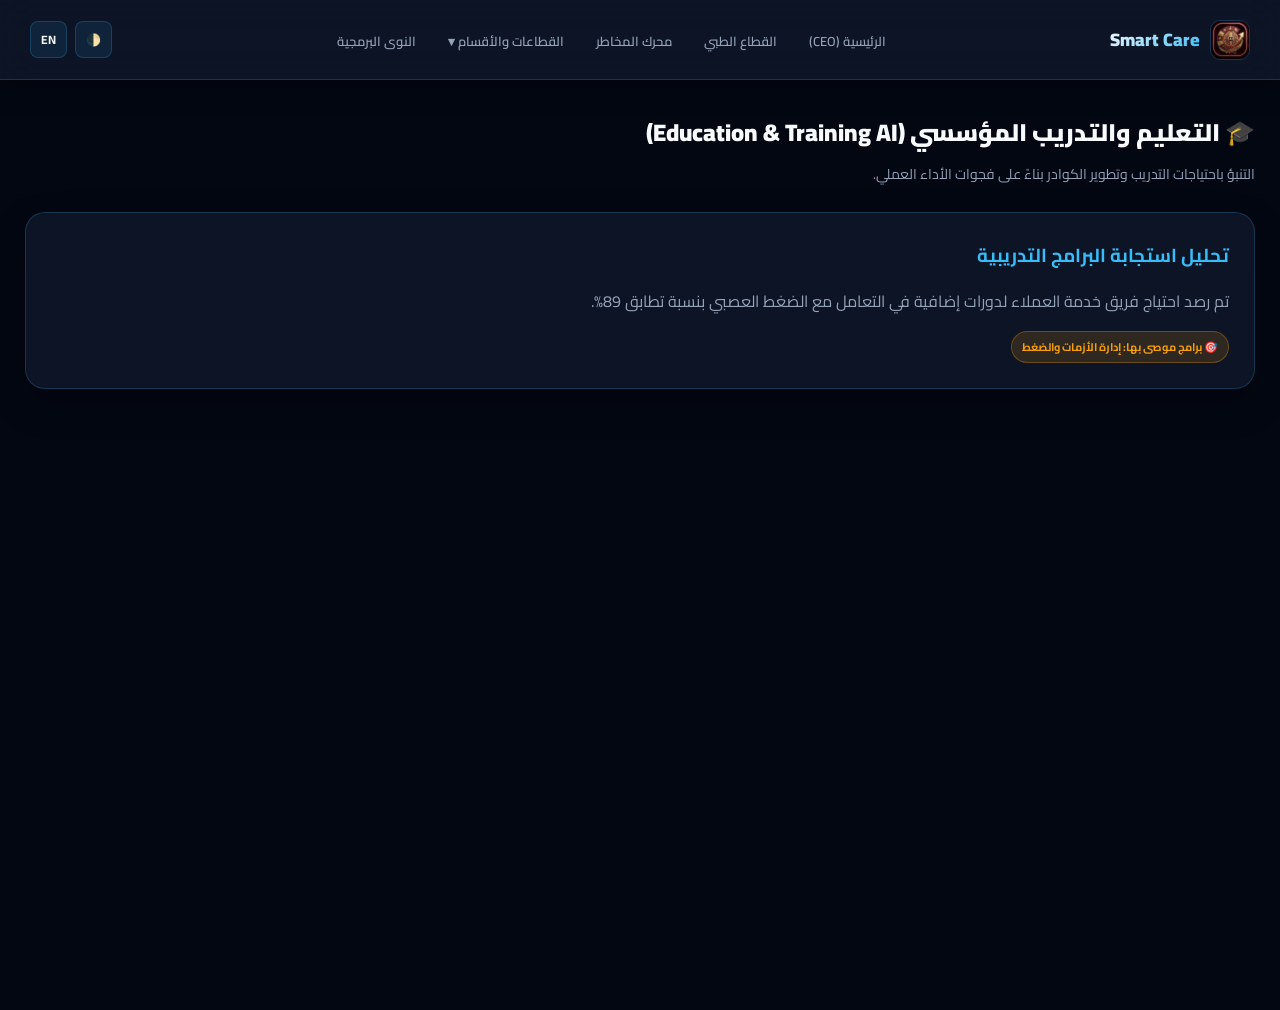
<file: education.html>
<!DOCTYPE html>
<html lang="ar" dir="rtl">
<head>
  <meta charset="UTF-8">
  <meta name="viewport" content="width=device-width, initial-scale=1.0">
  <title>Smart Care | Education & Training AI</title>
  <link rel="icon" type="image/jpeg" href="logo.jpg">
  <link rel="stylesheet" href="style.css">
</head>
<body>
  <div id="navbar-placeholder"></div>

  <div class="page-container animate-fade">
    <div class="section-header">
      <h2 data-ar="🎓 التعليم والتدريب المؤسسي (Education & Training AI)" data-en="🎓 Education & Training Intelligence">🎓 التعليم والتدريب المؤسسي (Education & Training AI)</h2>
      <p data-ar="التنبؤ باحتياجات التدريب وتطوير الكوادر بناءً على فجوات الأداء العملي." data-en="Predicting trainee friction points and customizing training modules based on performance.">التنبؤ باحتياجات التدريب وتطوير الكوادر بناءً على فجوات الأداء العملي.</p>
    </div>

    <div class="glass-card">
      <h3 style="color: var(--accent-cyan); margin-bottom: 15px;" data-ar="تحليل استجابة البرامج التدريبية" data-en="Training Program Analytics">تحليل استجابة البرامج التدريبية</h3>
      <p style="color: var(--text-muted); line-height: 1.7; margin-bottom: 15px;" data-ar="تم رصد احتياج فريق خدمة العملاء لدورات إضافية في التعامل مع الضغط العصبي بنسبة تطابق 89%." data-en="Customer service division flagged with 89% correlation requirement for supplementary stress training.">
        تم رصد احتياج فريق خدمة العملاء لدورات إضافية في التعامل مع الضغط العصبي بنسبة تطابق 89%.
      </p>
      <span class="badge badge-warning" data-ar="🎯 برامج موصى بها: إدارة الأزمات والضغط" data-en="🎯 Recommended: Crisis & Stress Management">🎯 برامج موصى بها: إدارة الأزمات والضغط</span>
    </div>
  </div>

  <script src="script.js"></script>
</body>
</html>
</file>
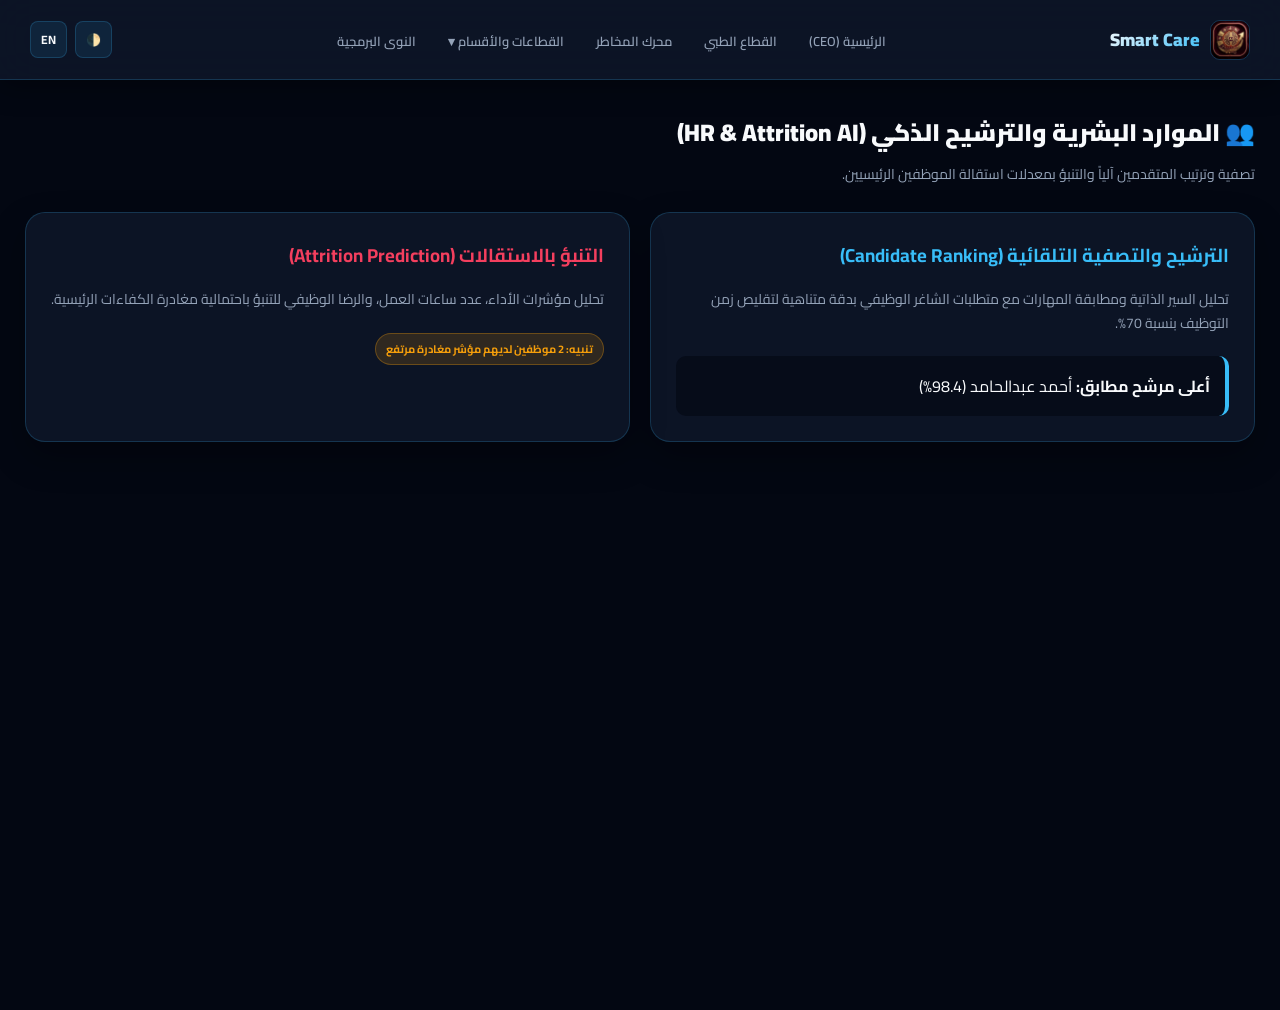
<file: hr.html>
<!DOCTYPE html>
<html lang="ar" dir="rtl">
<head>
  <meta charset="UTF-8">
  <meta name="viewport" content="width=device-width, initial-scale=1.0">
  <title>Smart Care | Human Resources & Attrition</title>
  <link rel="icon" type="image/jpeg" href="logo.jpg">
  <link rel="stylesheet" href="style.css">
</head>
<body>
  <div id="navbar-placeholder"></div>

  <div class="page-container animate-fade">
    <div class="section-header">
      <h2 data-ar="👥 الموارد البشرية والترشيح الذكي (HR & Attrition AI)" data-en="👥 Human Resources & Talent Intelligence">👥 الموارد البشرية والترشيح الذكي (HR & Attrition AI)</h2>
      <p data-ar="تصفية وترتيب المتقدمين آلياً والتنبؤ بمعدلات استقالة الموظفين الرئيسيين." data-en="Automated candidate filtering and machine-learning employee attrition prediction.">تصفية وترتيب المتقدمين آلياً والتنبؤ بمعدلات استقالة الموظفين الرئيسيين.</p>
    </div>

    <div class="grid-2">
      <div class="glass-card">
        <h3 style="margin-bottom: 15px; color: var(--accent-cyan);" data-ar="الترشيح والتصفية التلقائية (Candidate Ranking)" data-en="Automated Candidate Ranking">الترشيح والتصفية التلقائية (Candidate Ranking)</h3>
        <p style="color: var(--text-muted); font-size: 14px; line-height: 1.7; margin-bottom: 20px;" data-ar="تحليل السير الذاتية ومطابقة المهارات مع متطلبات الشاغر الوظيفي بدقة متناهية لتقليص زمن التوظيف بنسبة 70%." data-en="Parsing CVs and matching skill sets with job specifications to reduce hiring time by 70%.">تحليل السير الذاتية ومطابقة المهارات مع متطلبات الشاغر الوظيفي بدقة متناهية لتقليص زمن التوظيف بنسبة 70%.</p>
        <div style="background: rgba(3, 7, 18, 0.6); padding: 15px; border-radius: 10px; border-right: 4px solid var(--accent-cyan);">
          <strong data-ar="أعلى مرشح مطابق:" data-en="Top Matched Candidate:">أعلى مرشح مطابق:</strong> أحمد عبدالحامد (98.4%)
        </div>
      </div>

      <div class="glass-card">
        <h3 style="margin-bottom: 15px; color: var(--accent-rose);" data-ar="التنبؤ بالاستقالات (Attrition Prediction)" data-en="Attrition Risk Prediction">التنبؤ بالاستقالات (Attrition Prediction)</h3>
        <p style="color: var(--text-muted); font-size: 14px; line-height: 1.7; margin-bottom: 20px;" data-ar="تحليل مؤشرات الأداء، عدد ساعات العمل، والرضا الوظيفي للتنبؤ باحتمالية مغادرة الكفاءات الرئيسية." data-en="Analyzing performance, work hours, and engagement indices to forecast key personnel departure risk.">تحليل مؤشرات الأداء، عدد ساعات العمل، والرضا الوظيفي للتنبؤ باحتمالية مغادرة الكفاءات الرئيسية.</p>
        <span class="badge badge-warning" data-ar="تنبيه: 2 موظفين لديهم مؤشر مغادرة مرتفع" data-en="Warning: 2 employees exhibit high flight risk">تنبيه: 2 موظفين لديهم مؤشر مغادرة مرتفع</span>
      </div>
    </div>
  </div>

  <script src="script.js"></script>
</body>
</html>
</file>
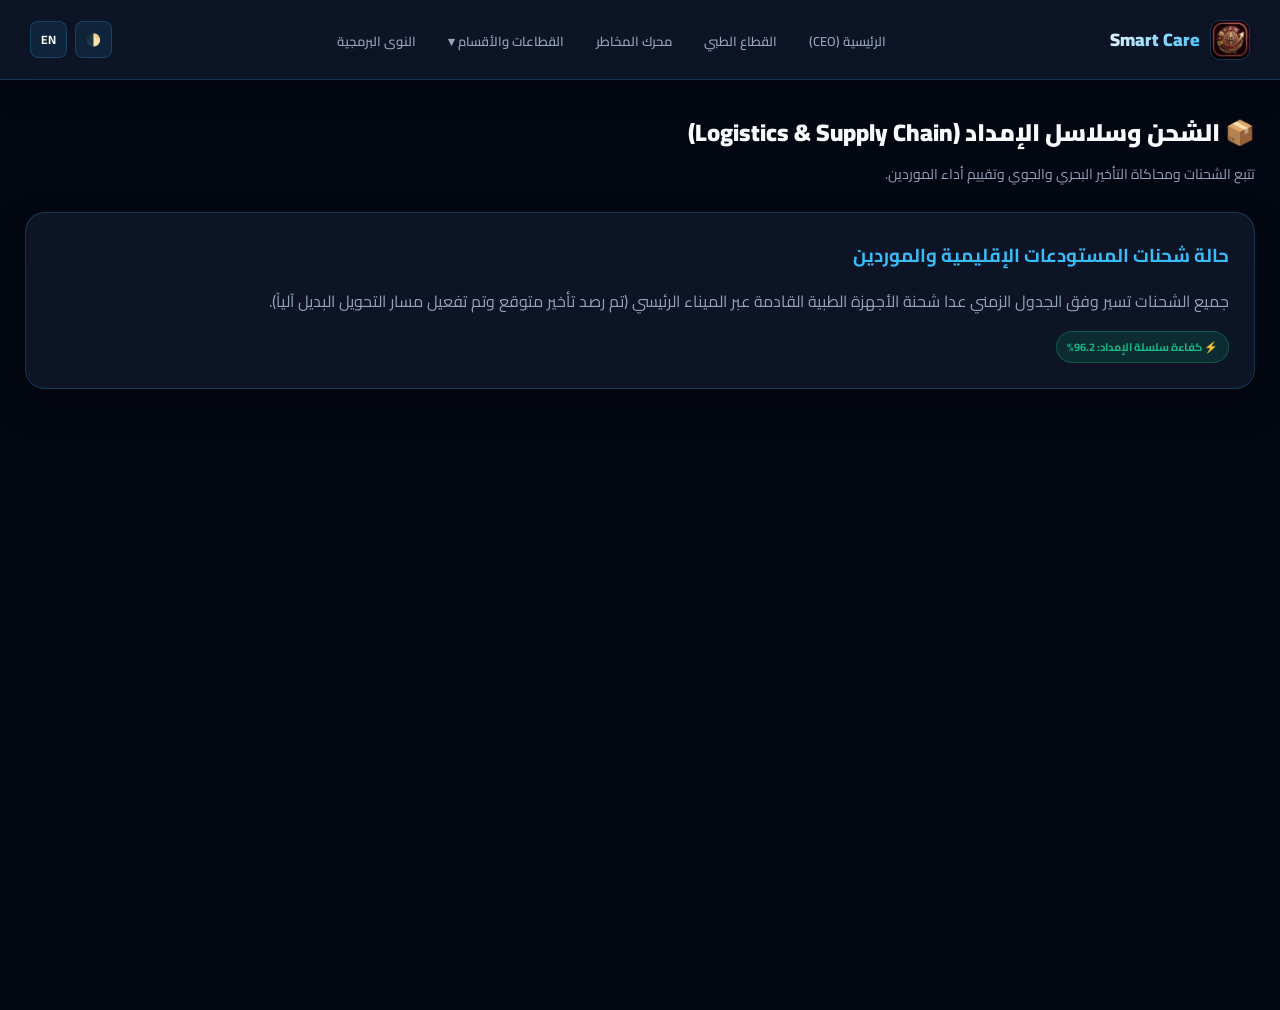
<file: logistics.html>
<!DOCTYPE html>
<html lang="ar" dir="rtl">
<head>
  <meta charset="UTF-8">
  <meta name="viewport" content="width=device-width, initial-scale=1.0">
  <title>Smart Care | Logistics & Supply Chain</title>
  <link rel="icon" type="image/jpeg" href="logo.jpg">
  <link rel="stylesheet" href="style.css">
</head>
<body>
  <div id="navbar-placeholder"></div>

  <div class="page-container animate-fade">
    <div class="section-header">
      <h2 data-ar="📦 الشحن وسلاسل الإمداد (Logistics & Supply Chain)" data-en="📦 Logistics & Supply Chain Simulation">📦 الشحن وسلاسل الإمداد (Logistics & Supply Chain)</h2>
      <p data-ar="تتبع الشحنات ومحاكاة التأخير البحري والجوي وتقييم أداء الموردين." data-en="Tracking shipments, vendor reliability, and delay simulation models.">تتبع الشحنات ومحاكاة التأخير البحري والجوي وتقييم أداء الموردين.</p>
    </div>

    <div class="glass-card">
      <h3 style="color: var(--accent-cyan); margin-bottom: 15px;" data-ar="حالة شحنات المستودعات الإقليمية والموردين" data-en="Regional Warehouse Shipment Status">حالة شحنات المستودعات الإقليمية والموردين</h3>
      <p style="color: var(--text-muted); line-height: 1.7; margin-bottom: 15px;" data-ar="جميع الشحنات تسير وفق الجدول الزمني عدا شحنة الأجهزة الطبية القادمة عبر الميناء الرئيسي (تم رصد تأخير متوقع وتم تفعيل مسار التحويل البديل آلياً)." data-en="All active shipments on schedule except primary medical device container (auto-rerouted due to port delay).">
        جميع الشحنات تسير وفق الجدول الزمني عدا شحنة الأجهزة الطبية القادمة عبر الميناء الرئيسي (تم رصد تأخير متوقع وتم تفعيل مسار التحويل البديل آلياً).
      </p>
      <span class="badge badge-success" data-ar="⚡ كفاءة سلسلة الإمداد: 96.2%" data-en="⚡ Supply Chain Efficiency: 96.2%">⚡ كفاءة سلسلة الإمداد: 96.2%</span>
    </div>
  </div>

  <script src="script.js"></script>
</body>
</html>
</file>
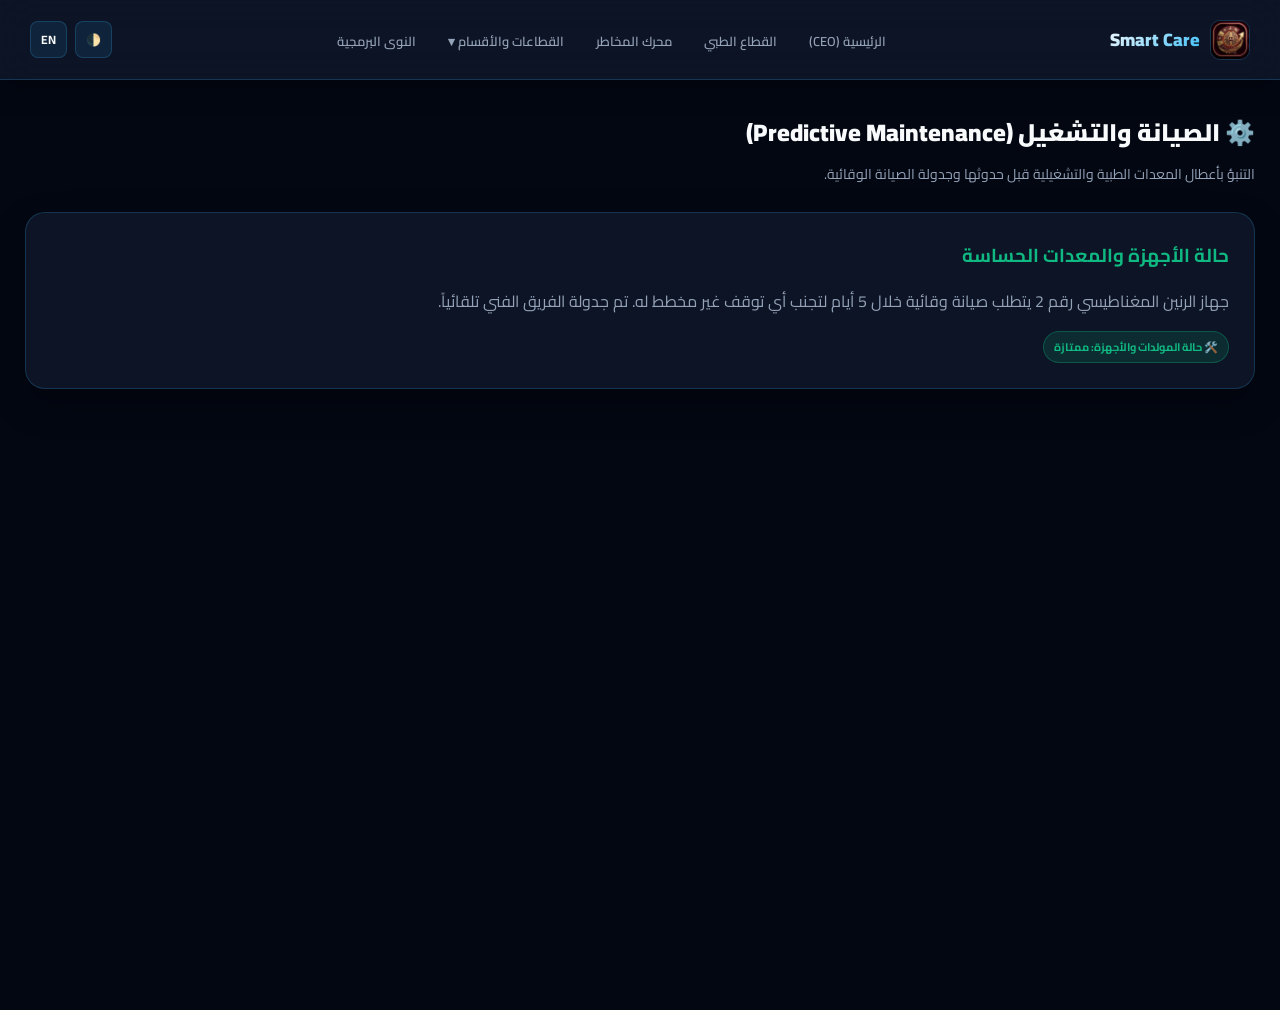
<file: maintenance.html>
<!DOCTYPE html>
<html lang="ar" dir="rtl">
<head>
  <meta charset="UTF-8">
  <meta name="viewport" content="width=device-width, initial-scale=1.0">
  <title>Smart Care | Predictive Maintenance</title>
  <link rel="icon" type="image/jpeg" href="logo.jpg">
  <link rel="stylesheet" href="style.css">
</head>
<body>
  <div id="navbar-placeholder"></div>

  <div class="page-container animate-fade">
    <div class="section-header">
      <h2 data-ar="⚙️ الصيانة والتشغيل (Predictive Maintenance)" data-en="⚙️ Predictive Maintenance & Operations">⚙️ الصيانة والتشغيل (Predictive Maintenance)</h2>
      <p data-ar="التنبؤ بأعطال المعدات الطبية والتشغيلية قبل حدوثها وجدولة الصيانة الوقائية." data-en="Forecasting equipment failure before occurrence and scheduling preventative maintenance.">التنبؤ بأعطال المعدات الطبية والتشغيلية قبل حدوثها وجدولة الصيانة الوقائية.</p>
    </div>

    <div class="glass-card">
      <h3 style="color: var(--accent-emerald); margin-bottom: 15px;" data-ar="حالة الأجهزة والمعدات الحساسة" data-en="Sensitive Equipment Health Status">حالة الأجهزة والمعدات الحساسة</h3>
      <p style="color: var(--text-muted); line-height: 1.7; margin-bottom: 15px;" data-ar="جهاز الرنين المغناطيسي رقم 2 يتطلب صيانة وقائية خلال 5 أيام لتجنب أي توقف غير مخطط له. تم جدولة الفريق الفني تلقائياً." data-en="MRI scanner unit #2 requires preventative calibration within 5 days. Technical team scheduled automatically.">
        جهاز الرنين المغناطيسي رقم 2 يتطلب صيانة وقائية خلال 5 أيام لتجنب أي توقف غير مخطط له. تم جدولة الفريق الفني تلقائياً.
      </p>
      <span class="badge badge-success" data-ar="🛠️ حالة المولدات والأجهزة: ممتازة" data-en="🛠️ Equipment Status: Optimal">🛠️ حالة المولدات والأجهزة: ممتازة</span>
    </div>
  </div>

  <script src="script.js"></script>
</body>
</html>
</file>
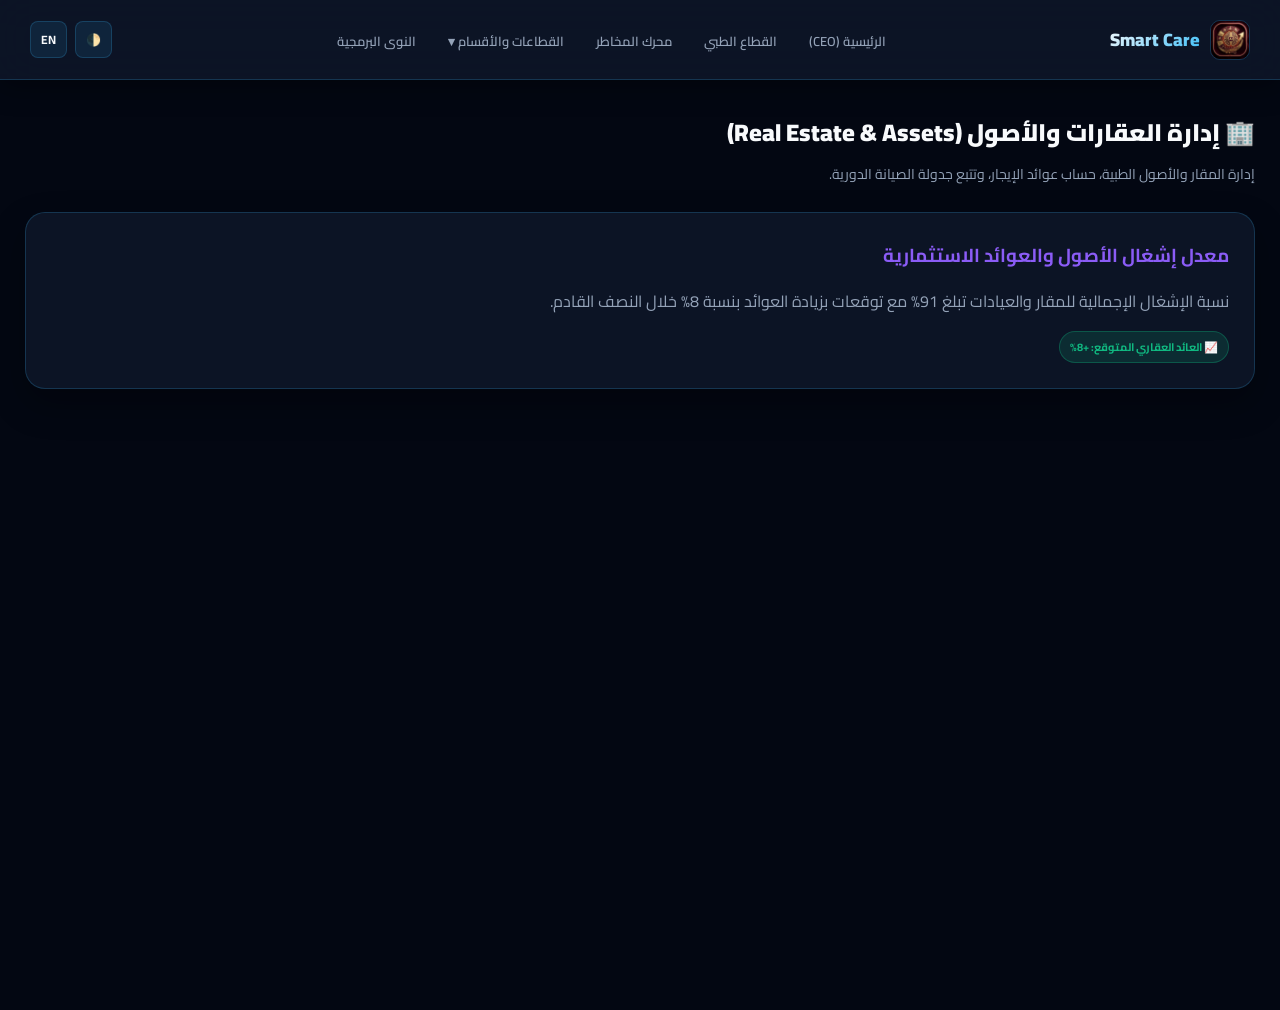
<file: real-estate.html>
<!DOCTYPE html>
<html lang="ar" dir="rtl">
<head>
  <meta charset="UTF-8">
  <meta name="viewport" content="width=device-width, initial-scale=1.0">
  <title>Smart Care | Real Estate & Assets</title>
  <link rel="icon" type="image/jpeg" href="logo.jpg">
  <link rel="stylesheet" href="style.css">
</head>
<body>
  <div id="navbar-placeholder"></div>

  <div class="page-container animate-fade">
    <div class="section-header">
      <h2 data-ar="🏢 إدارة العقارات والأصول (Real Estate & Assets)" data-en="🏢 Real Estate & Asset Management">🏢 إدارة العقارات والأصول (Real Estate & Assets)</h2>
      <p data-ar="إدارة المقار والأصول الطبية، حساب عوائد الإيجار، وتتبع جدولة الصيانة الدورية." data-en="Managing clinical properties, rental yields, and asset lifecycle maintenance.">إدارة المقار والأصول الطبية، حساب عوائد الإيجار، وتتبع جدولة الصيانة الدورية.</p>
    </div>

    <div class="glass-card">
      <h3 style="color: var(--accent-purple); margin-bottom: 15px;" data-ar="معدل إشغال الأصول والعوائد الاستثمارية" data-en="Asset & Property Occupancy Index">معدل إشغال الأصول والعوائد الاستثمارية</h3>
      <p style="color: var(--text-muted); line-height: 1.7; margin-bottom: 15px;" data-ar="نسبة الإشغال الإجمالية للمقار والعيادات تبلغ 91% مع توقعات بزيادة العوائد بنسبة 8% خلال النصف القادم." data-en="Aggregate occupancy rate stands at 91% with forecasted yield growth of 8% next fiscal half.">
        نسبة الإشغال الإجمالية للمقار والعيادات تبلغ 91% مع توقعات بزيادة العوائد بنسبة 8% خلال النصف القادم.
      </p>
      <span class="badge badge-success" data-ar="📈 العائد العقاري المتوقع: +8%" data-en="📈 Projected Yield Growth: +8%">📈 العائد العقاري المتوقع: +8%</span>
    </div>
  </div>

  <script src="script.js"></script>
</body>
</html>
</file>
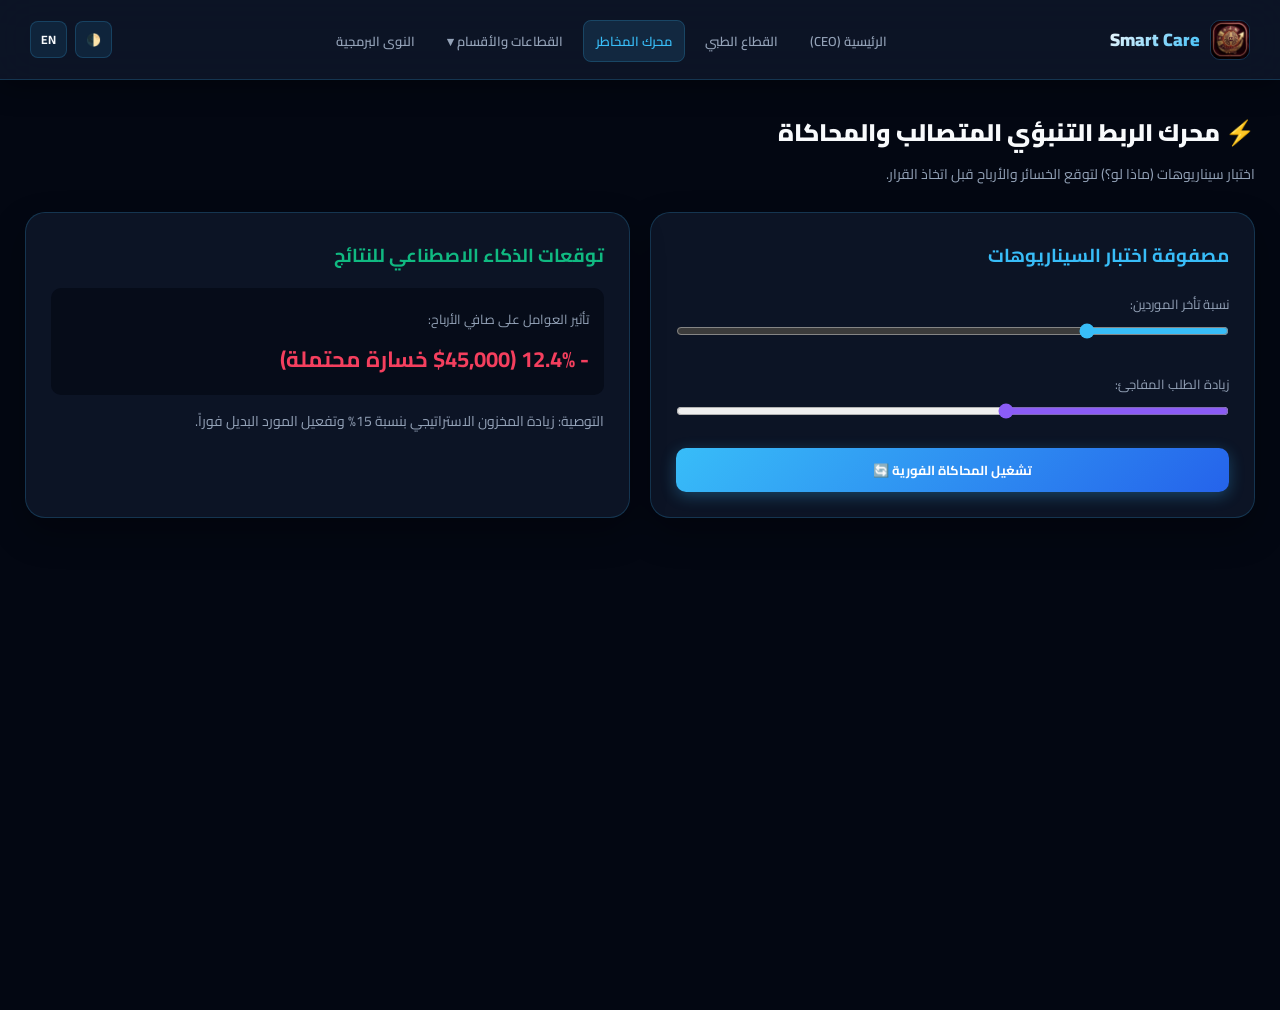
<file: risk-engine.html>
<!DOCTYPE html>
<html lang="ar" dir="rtl">
<head>
  <meta charset="UTF-8">
  <meta name="viewport" content="width=device-width, initial-scale=1.0">
  <title>Smart Care | Risk Engine & Simulation</title>
  <link rel="icon" type="image/jpeg" href="logo.jpg">
  <link rel="stylesheet" href="style.css">
</head>
<body>
  <div id="navbar-placeholder"></div>

  <div class="page-container animate-fade">
    <div class="section-header">
      <h2 data-ar="⚡ محرك الربط التنبؤي المتصالب والمحاكاة" data-en="⚡ Cross-Department Risk Engine">⚡ محرك الربط التنبؤي المتصالب والمحاكاة</h2>
      <p data-ar="اختبار سيناريوهات (ماذا لو؟) لتوقع الخسائر والأرباح قبل اتخاذ القرار." data-en="What-if simulation matrix to predict outcomes and mitigate financial losses.">اختبار سيناريوهات (ماذا لو؟) لتوقع الخسائر والأرباح قبل اتخاذ القرار.</p>
    </div>

    <div class="grid-2">
      <div class="glass-card">
        <h3 style="margin-bottom: 15px; color: var(--accent-cyan);" data-ar="مصفوفة اختبار السيناريوهات" data-en="Scenario Test Matrix">مصفوفة اختبار السيناريوهات</h3>
        <div style="margin-bottom: 20px;">
          <label style="font-size: 13px; color: var(--text-muted);" data-ar="نسبة تأخر الموردين:" data-en="Supply Delay Rate:">نسبة تأخر الموردين:</label>
          <input type="range" min="0" max="100" value="25" style="width: 100%; accent-color: var(--accent-cyan);">
        </div>
        <div style="margin-bottom: 20px;">
          <label style="font-size: 13px; color: var(--text-muted);" data-ar="زيادة الطلب المفاجئ:" data-en="Sudden Surge Rate:">زيادة الطلب المفاجئ:</label>
          <input type="range" min="0" max="100" value="40" style="width: 100%; accent-color: var(--accent-purple);">
        </div>
        <button class="btn-primary" style="width: 100%; justify-content: center;" data-ar="تشغيل المحاكاة الفورية 🔄" data-en="Execute Simulation 🔄">تشغيل المحاكاة الفورية 🔄</button>
      </div>

      <div class="glass-card">
        <h3 style="margin-bottom: 15px; color: var(--accent-emerald);" data-ar="توقعات الذكاء الاصطناعي للنتائج" data-en="AI Predictive Impact">توقعات الذكاء الاصطناعي للنتائج</h3>
        <div style="background: rgba(3, 7, 18, 0.6); padding: 15px; border-radius: 10px; margin-bottom: 15px;">
          <span style="font-size: 13px; color: var(--text-muted);" data-ar="تأثير العوامل على صافي الأرباح:" data-en="Net Profit Impact:">تأثير العوامل على صافي الأرباح:</span>
          <h4 style="font-size: 22px; color: var(--accent-rose); margin-top: 5px;">- 12.4% ($45,000 خسارة محتملة)</h4>
        </div>
        <p style="font-size: 14px; color: var(--text-muted); line-height: 1.6;" data-ar="التوصية: زيادة المخزون الاستراتيجي بنسبة 15% وتفعيل المورد البديل فوراً." data-en="Recommendation: Increase buffer stock by 15% and activate secondary vendor.">التوصية: زيادة المخزون الاستراتيجي بنسبة 15% وتفعيل المورد البديل فوراً.</p>
      </div>
    </div>
  </div>

  <script src="script.js"></script>
</body>
</html>
</file>
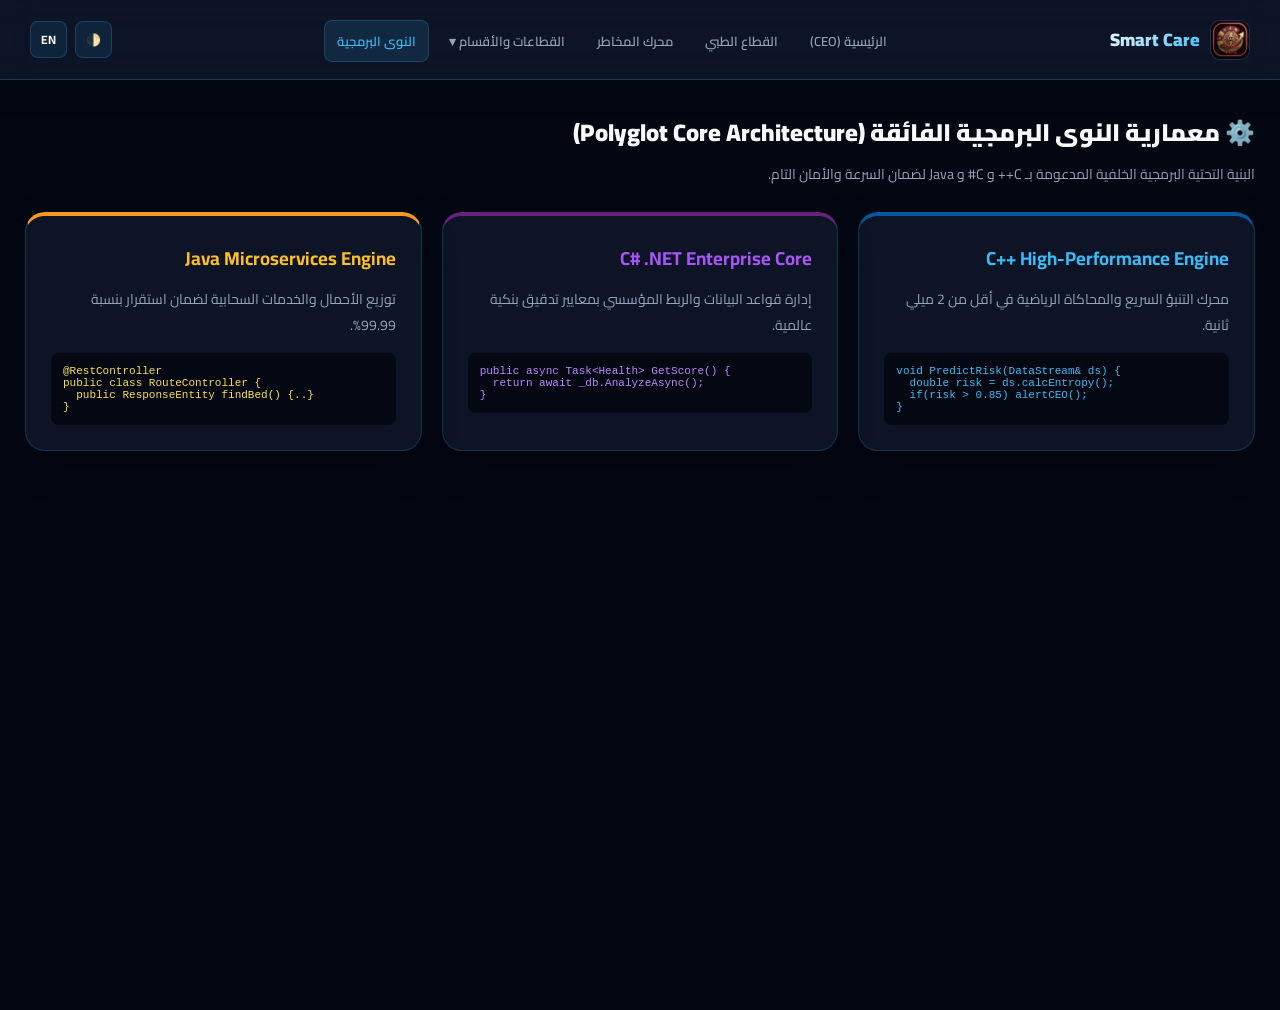
<file: tech-core.html>
<!DOCTYPE html>
<html lang="ar" dir="rtl">
<head>
  <meta charset="UTF-8">
  <meta name="viewport" content="width=device-width, initial-scale=1.0">
  <title>Smart Care | Polyglot Core Architecture</title>
  <link rel="icon" type="image/jpeg" href="logo.jpg">
  <link rel="stylesheet" href="style.css">
</head>
<body>
  <div id="navbar-placeholder"></div>

  <div class="page-container animate-fade">
    <div class="section-header">
      <h2>⚙️ معمارية النوى البرمجية الفائقة (Polyglot Core Architecture)</h2>
      <p>البنية التحتية البرمجية الخلفية المدعومة بـ C++ و C# و Java لضمان السرعة والأمان التام.</p>
    </div>

    <div class="grid-3" style="margin-bottom: 30px;">
      <div class="glass-card" style="border-top: 4px solid #00599C;">
        <h3 style="color: #38bdf8; margin-bottom: 10px;">C++ High-Performance Engine</h3>
        <p style="color: var(--text-muted); font-size: 14px; margin-bottom: 15px;">محرك التنبؤ السريع والمحاكاة الرياضية في أقل من 2 ميلي ثانية.</p>
        <div style="background: rgba(3, 7, 18, 0.9); padding: 12px; border-radius: 8px; font-family: monospace; font-size: 11px; color: #38bdf8; direction: ltr;">
          void PredictRisk(DataStream& ds) {<br>&nbsp;&nbsp;double risk = ds.calcEntropy();<br>&nbsp;&nbsp;if(risk > 0.85) alertCEO();<br>}
        </div>
      </div>

      <div class="glass-card" style="border-top: 4px solid #68217A;">
        <h3 style="color: #a855f7; margin-bottom: 10px;">C# .NET Enterprise Core</h3>
        <p style="color: var(--text-muted); font-size: 14px; margin-bottom: 15px;">إدارة قواعد البيانات والربط المؤسسي بمعايير تدقيق بنكية عالمية.</p>
        <div style="background: rgba(3, 7, 18, 0.9); padding: 12px; border-radius: 8px; font-family: monospace; font-size: 11px; color: #c084fc; direction: ltr;">
          public async Task&lt;Health&gt; GetScore() {<br>&nbsp;&nbsp;return await _db.AnalyzeAsync();<br>}
        </div>
      </div>

      <div class="glass-card" style="border-top: 4px solid #f89820;">
        <h3 style="color: #fbbf24; margin-bottom: 10px;">Java Microservices Engine</h3>
        <p style="color: var(--text-muted); font-size: 14px; margin-bottom: 15px;">توزيع الأحمال والخدمات السحابية لضمان استقرار بنسبة 99.99%.</p>
        <div style="background: rgba(3, 7, 18, 0.9); padding: 12px; border-radius: 8px; font-family: monospace; font-size: 11px; color: #fde047; direction: ltr;">
          @RestController<br>public class RouteController {<br>&nbsp;&nbsp;public ResponseEntity findBed() {..}<br>}
        </div>
      </div>
    </div>
  </div>

  <script src="script.js"></script>
</body>
</html>
</file>
<file: style.css>
@import url('https://fonts.googleapis.com/css2?family=Cairo:wght@300;400;600;700;900&display=swap');

:root {
  --bg-primary: #030712;
  --bg-card: rgba(15, 23, 42, 0.85);
  --border-color: rgba(56, 189, 248, 0.2);
  --border-glow: rgba(56, 189, 248, 0.5);
  --accent-cyan: #38bdf8;
  --accent-blue: #2563eb;
  --accent-purple: #8b5cf6;
  --accent-emerald: #10b981;
  --accent-rose: #f43f5e;
  --accent-amber: #f59e0b;
  --text-main: #f8fafc;
  --text-muted: #94a3b8;
  --transition-smooth: all 0.3s cubic-bezier(0.4, 0, 0.2, 1);
}

[data-theme="light"] {
  --bg-primary: #f1f5f9;
  --bg-card: rgba(255, 255, 255, 0.95);
  --border-color: rgba(56, 189, 248, 0.4);
  --border-glow: rgba(37, 99, 235, 0.5);
  --text-main: #0f172a;
  --text-muted: #475569;
}

* {
  box-sizing: border-box;
  margin: 0;
  padding: 0;
  font-family: 'Cairo', sans-serif;
}

body {
  background-color: var(--bg-primary);
  color: var(--text-main);
  direction: rtl;
  min-height: 100vh;
  transition: background-color 0.3s ease, color 0.3s ease;
}

[dir="ltr"] body {
  direction: ltr;
}

::-webkit-scrollbar { width: 8px; }
::-webkit-scrollbar-track { background: var(--bg-primary); }
::-webkit-scrollbar-thumb { background: rgba(56, 189, 248, 0.4); border-radius: 4px; }

.smart-navbar {
  position: fixed;
  top: 0;
  right: 0;
  left: 0;
  height: 80px;
  background: var(--bg-card);
  backdrop-filter: blur(20px);
  border-bottom: 1px solid var(--border-color);
  display: flex;
  align-items: center;
  justify-content: space-between;
  padding: 0 30px;
  z-index: 1000;
  box-shadow: 0 4px 30px rgba(0, 0, 0, 0.4);
}

.nav-brand {
  display: flex;
  align-items: center;
  gap: 10px;
  text-decoration: none;
  color: var(--text-main);
  flex-shrink: 0;
}

.nav-brand img.logo-img {
  width: 40px;
  height: 40px;
  border-radius: 10px;
  object-fit: cover;
  border: 1px solid var(--border-color);
}

.nav-brand h1, .brand-title {
  font-size: 18px;
  font-weight: 900;
  background: linear-gradient(135deg, var(--text-main), var(--accent-cyan));
  -webkit-background-clip: text;
  -webkit-text-fill-color: transparent;
}

.nav-links {
  display: flex;
  align-items: center;
  gap: 8px;
  list-style: none;
  margin: 0 auto;
}

.nav-links a {
  text-decoration: none;
  color: var(--text-muted);
  font-size: 13px;
  font-weight: 600;
  padding: 8px 12px;
  border-radius: 8px;
  transition: var(--transition-smooth);
  white-space: nowrap;
}

.nav-links a:hover, .nav-links a.active {
  color: var(--accent-cyan);
  background: rgba(56, 189, 248, 0.12);
  border: 1px solid var(--border-color);
}

.dropdown { position: relative; }
.dropdown-content {
  display: none;
  position: absolute;
  top: 100%;
  right: 0;
  background: var(--bg-card);
  backdrop-filter: blur(16px);
  min-width: 200px;
  border: 1px solid var(--border-color);
  border-radius: 12px;
  box-shadow: 0 20px 40px rgba(0,0,0,0.5);
  padding: 8px;
  z-index: 1001;
}
[dir="ltr"] .dropdown-content { right: auto; left: 0; }
.dropdown:hover .dropdown-content { display: block; }
.dropdown-content a { display: block; padding: 8px 12px; color: var(--text-muted); border-radius: 6px; margin-bottom: 2px; }
.dropdown-content a:hover { background: rgba(56, 189, 248, 0.2); color: var(--accent-cyan); }

.nav-controls {
  display: flex;
  align-items: center;
  gap: 8px;
  flex-shrink: 0;
}

.control-btn {
  background: rgba(56, 189, 248, 0.1);
  border: 1px solid var(--border-color);
  color: var(--text-main);
  padding: 6px 10px;
  border-radius: 8px;
  cursor: pointer;
  font-size: 12px;
  font-weight: 700;
  transition: var(--transition-smooth);
}
.control-btn:hover { background: var(--accent-cyan); color: #fff; }

.menu-toggle {
  display: none;
  background: none;
  border: none;
  color: var(--text-main);
  font-size: 24px;
  cursor: pointer;
}

.code-box {
  background: rgba(3, 7, 18, 0.95);
  padding: 12px;
  border-radius: 8px;
  font-family: monospace;
  font-size: 11px;
  color: #38bdf8;
  direction: ltr;
  text-align: left;
}

.page-container {
  max-width: 1440px;
  margin: 110px auto 50px auto;
  padding: 0 25px;
}

.glass-card {
  background: var(--bg-card);
  backdrop-filter: blur(16px);
  border: 1px solid var(--border-color);
  border-radius: 20px;
  padding: 25px;
  box-shadow: 0 15px 35px rgba(0, 0, 0, 0.3);
  transition: var(--transition-smooth);
  margin-bottom: 25px;
}
.glass-card:hover { border-color: var(--border-glow); transform: translateY(-3px); }

.section-header { margin-bottom: 25px; }
.section-header h2 { font-size: 24px; font-weight: 900; margin-bottom: 6px; display: flex; align-items: center; gap: 10px; }
.section-header p { color: var(--text-muted); font-size: 14px; }

.grid-2 { display: grid; grid-template-columns: repeat(2, 1fr); gap: 20px; }
.grid-3 { display: grid; grid-template-columns: repeat(3, 1fr); gap: 20px; }
.grid-4 { display: grid; grid-template-columns: repeat(4, 1fr); gap: 20px; }

@media(max-width: 1024px) {
  .grid-2, .grid-3, .grid-4 { grid-template-columns: 1fr; }
  .smart-navbar { padding: 0 15px; }
  .menu-toggle { display: block; }
  .nav-links {
    position: absolute;
    top: 80px;
    right: 0;
    left: 0;
    background: var(--bg-card);
    backdrop-filter: blur(20px);
    flex-direction: column;
    align-items: flex-start;
    padding: 20px;
    border-bottom: 1px solid var(--border-color);
    box-shadow: 0 20px 30px rgba(0,0,0,0.5);
    display: none;
    margin: 0;
  }
  .nav-links.active-mobile { display: flex; }
  .nav-links li { width: 100%; }
  .nav-links a { display: block; width: 100%; padding: 10px 15px; }
}

.btn-primary {
  background: linear-gradient(135deg, var(--accent-cyan), var(--accent-blue));
  color: #fff;
  border: none;
  padding: 10px 20px;
  border-radius: 10px;
  font-weight: 700;
  font-size: 13px;
  cursor: pointer;
  transition: var(--transition-smooth);
  box-shadow: 0 4px 15px rgba(56, 189, 248, 0.3);
  display: inline-flex;
  align-items: center;
  gap: 8px;
  text-decoration: none;
}
.btn-primary:hover { transform: translateY(-2px); box-shadow: 0 6px 20px rgba(56, 189, 248, 0.5); }

.badge { padding: 5px 10px; border-radius: 20px; font-size: 11px; font-weight: 700; display: inline-flex; align-items: center; gap: 5px; }
.badge-danger { background: rgba(244, 63, 94, 0.15); color: var(--accent-rose); border: 1px solid rgba(244, 63, 94, 0.3); }
.badge-success { background: rgba(16, 185, 129, 0.15); color: var(--accent-emerald); border: 1px solid rgba(16, 185, 129, 0.3); }
.badge-warning { background: rgba(245, 158, 11, 0.15); color: var(--accent-amber); border: 1px solid rgba(245, 158, 11, 0.3); }

.animate-fade { animation: fadeIn 0.4s cubic-bezier(0.16, 1, 0.3, 1) forwards; }
@keyframes fadeIn {
  from { opacity: 0; transform: translateY(10px); }
  to { opacity: 1; transform: translateY(0); }
}
</file>
